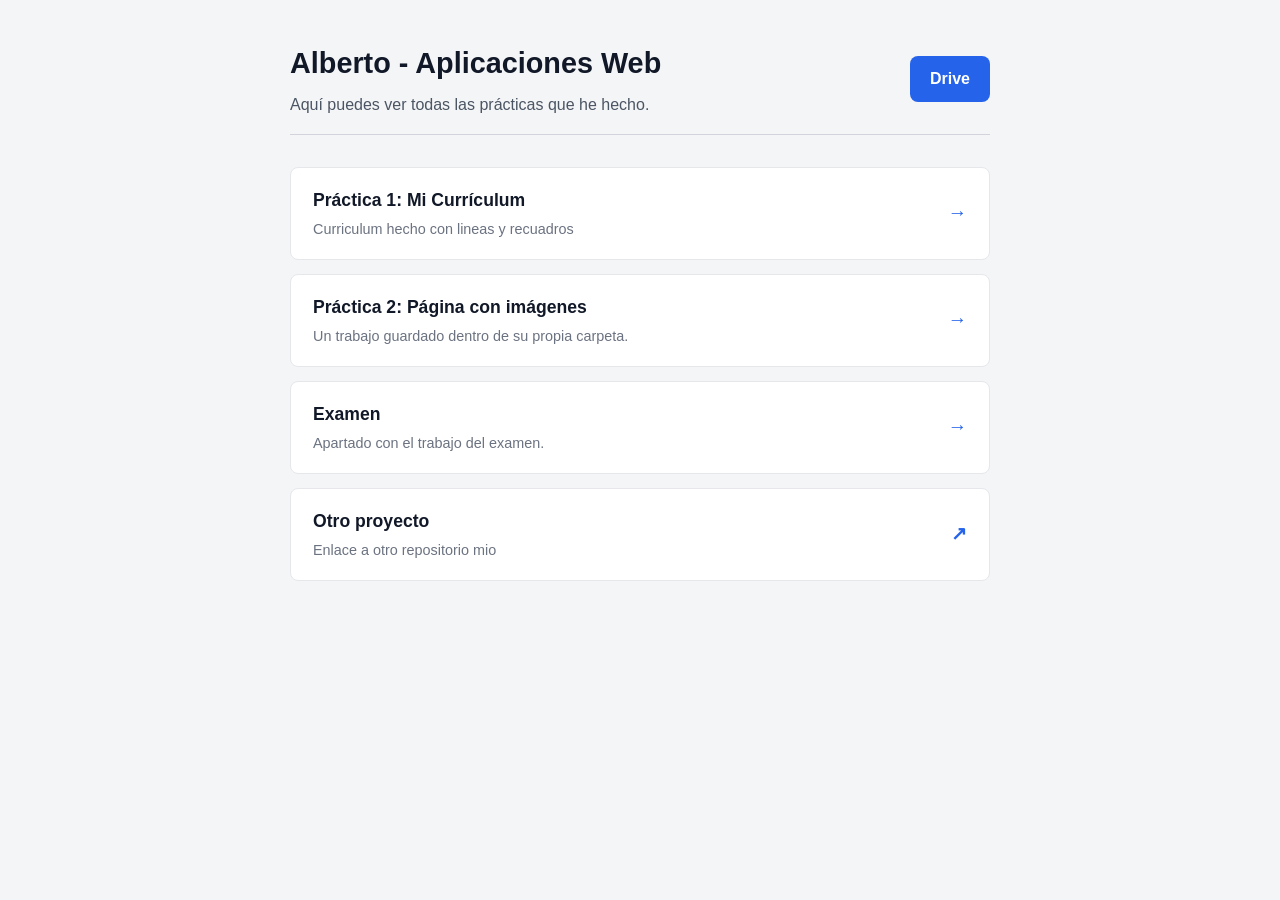
<file: index.html>
<!-- Esto le avisa al navegador de que el archivo es una página web -->
<!DOCTYPE html>
<!-- Aquí empieza la página y le decimos que está en español -->
<html lang="es">

<!-- LA CABEZA (HEAD): Aquí van cosas que el navegador necesita, pero que no se ven dentro de la página -->
<head>
    <!-- Sirve para que las tildes y la letra "ñ" se vean bien -->
    <meta charset="UTF-8">
    <!-- Sirve para que la página se vea bien tanto en ordenador como en móvil -->
    <meta name="viewport" content="width=device-width, initial-scale=1.0">
    
    <!-- El texto que sale arriba del todo, en la pestaña de Chrome o Safari -->
    <title>Trabajos - Alberto González</title>

    <!-- 
        EL DISEÑO (NO HACE FALTA TOCAR NADA AQUÍ)
        Todo el diseño (colores, tamaños de letra y botones) está en el archivo styles.css
    -->
    <link rel="stylesheet" href="styles.css">
</head>

<!-- EL CUERPO (BODY): Todo lo que pongas aquí dentro SÍ se ve en la página web -->
<body>
    <!-- Caja invisible que mantiene todo centrado -->
    <div class="contenedor">
        
        <!-- TÍTULO DE LA PÁGINA: Cambia estos textos por lo que tú quieras -->
        <header>
            <div>
                <!-- Título grande -->
                <h1>Alberto - Aplicaciones Web</h1>
                <!-- Frase pequeña debajo del título -->
                <p>Aquí puedes ver todas las prácticas que he hecho.</p>
            </div>
            <!-- Botón que abre mi carpeta de Google Drive en una pestaña nueva -->
            <a href="https://drive.google.com/drive/folders/1OyTmGltWm8ytpE7RANeVoLRk2m7CDYP7?usp=sharing" class="boton-drive" target="_blank" rel="noopener">Drive</a>
        </header>

        <!-- 
            LISTA DE ENLACES A TUS TRABAJOS
            Cada bloque que empieza por <a ...> y termina por </a> es un botón.
            Si quieres añadir más trabajos, copia uno entero y pégalo debajo.
        -->
        <main class="lista-trabajos">

            <!-- 
                BOTÓN 1: Para un archivo suelto que hayas subido a GitHub.
                Cambia "practica1.html" por el nombre exacto de tu archivo.
            -->
            <a href="Curriculum/index.html" class="tarjeta">
                <div>
                    <!-- Nombre del trabajo que verá la gente -->
                    <h2>Práctica 1: Mi Currículum</h2>
                    <!-- Breve explicación de qué trata -->
                    <p>Curriculum hecho con lineas y recuadros</p>
                </div>
                <!-- Flechita decorativa -->
                <span class="flecha">→</span>
            </a>

            <!-- 
                BOTÓN 2: Para un trabajo que está guardado dentro de una carpeta.
                Escribe: nombre-de-la-carpeta/nombre-del-archivo.html
            -->
            <a href="practica 2/index.html" class="tarjeta">
                <div>
                    <h2>Práctica 2: Página con imágenes</h2>
                    <p>Un trabajo guardado dentro de su propia carpeta.</p>
                </div>
                <span class="flecha">→</span>
            </a>

            <!--
                BOTÓN EXAMEN: Apartado del examen.
                Está pensado para una carpeta llamada "examen" con su index.html dentro.
            -->
            <a href="examen/index.html" class="tarjeta">
                <div>
                    <h2>Examen</h2>
                    <p>Apartado con el trabajo del examen.</p>
                </div>
                <span class="flecha">→</span>
            </a>

            <!--
                BOTÓN 3: Para enlazar a cualquier otra página de internet.
                Pega el enlace completo (con https://) dentro de las comillas.
                Lo de target="_blank" hace que se abra en una pestaña nueva.
            -->
            <a href="https://github.com/alberto05su/advent-calendar-846ba9.git" class="tarjeta" target="_blank">
                <div>
                    <h2>Otro proyecto</h2>
                    <p>Enlace a otro repositorio mio</p>
                </div>
                <span class="flecha">↗</span>
            </a>

        </main>
    </div>
</body>
<!-- Aquí termina la página web -->
</html>
</file>
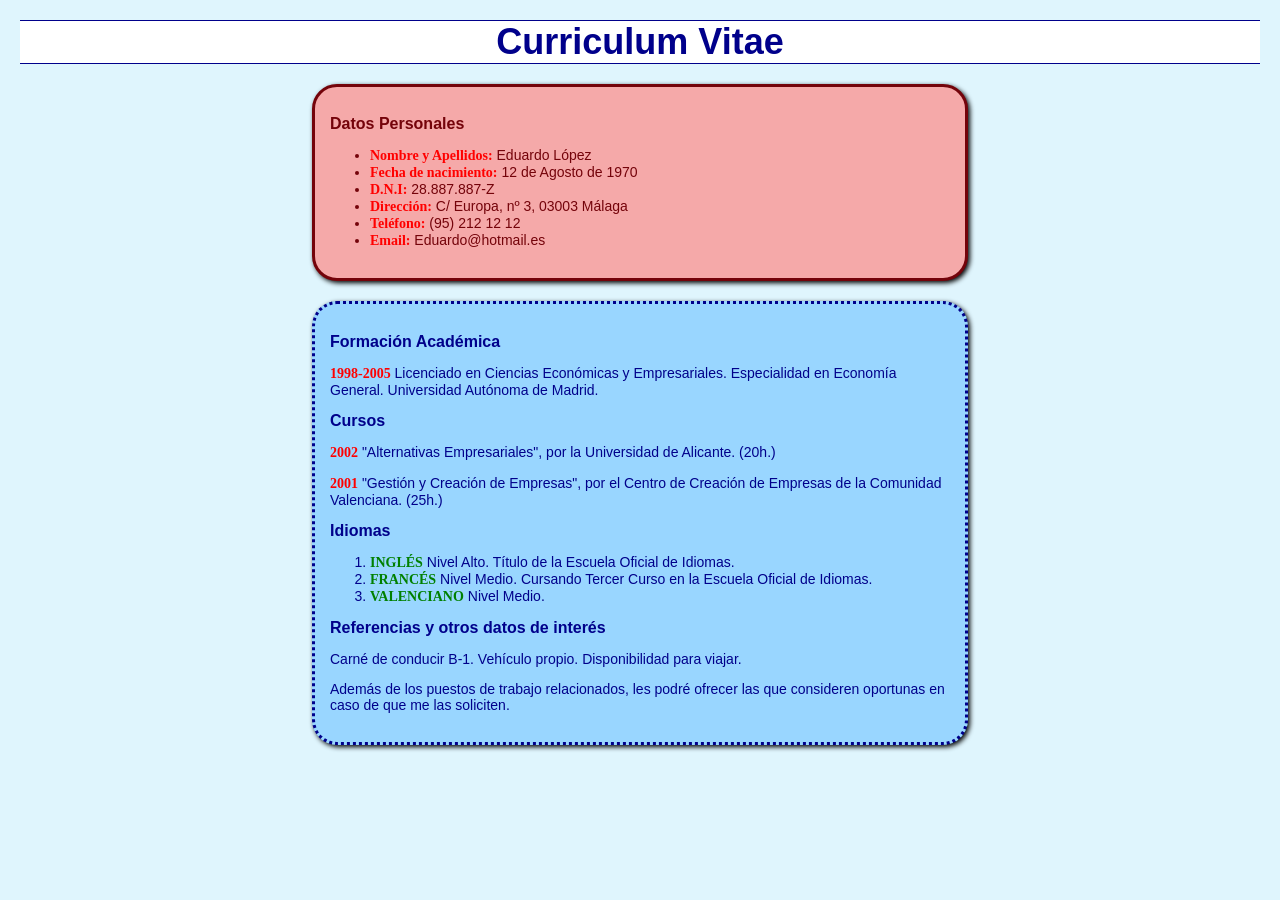
<file: Curriculum/index.html>
<!DOCTYPE html>
<html lang="es">
<head>
    <meta charset="UTF-8">
    <!-- Título de la página web pedido en el enunciado -->
    <title>Ejercicio 3</title>
    <!-- Enlace al fichero de estilos externo estilos.css -->
    <link rel="stylesheet" href="css/estilo.css" type="text/css">
</head>
<body>

    <!-- Encabezado principal de nivel 1 (H1) para el título -->
    <h1>Curriculum Vitae</h1>

    <!-- Primera capa tipo id (div) para agrupar los Datos Personales -->
    <div id="recuadro1">
        <!-- Encabezado de nivel 2 (H2) para el apartado -->
        <h2>Datos Personales</h2>
        <!-- Lista no ordenada (ul) con viñetas; las palabras con color usan <span class="TimesRojo"> -->
        <ul>
            <li><span class="TimesRojo">Nombre y Apellidos:</span> Eduardo López</li>
            <li><span class="TimesRojo">Fecha de nacimiento:</span> 12 de Agosto de 1970</li>
            <li><span class="TimesRojo">D.N.I:</span> 28.887.887-Z</li>
            <li><span class="TimesRojo">Dirección:</span> C/ Europa, nº 3, 03003 Málaga</li>
            <li><span class="TimesRojo">Teléfono:</span> (95) 212 12 12</li>
            <li><span class="TimesRojo">Email:</span> Eduardo@hotmail.es</li>
        </ul>
    </div>

    <!-- Segunda capa tipo id (div) que engloba desde Formación Académica hasta el final -->
    <div id="recuadro2">
        <!-- Apartado de Formación Académica: Encabezado H2 y párrafo (p) con años en rojo -->
        <h2>Formación Académica</h2>
        <p><span class="TimesRojo">1998-2005</span> Licenciado en Ciencias Económicas y Empresariales. Especialidad en Economía General. Universidad Autónoma de Madrid.</p>

        <!-- Apartado de Cursos: Encabezado H2 y textos en párrafos (p) con fechas en clase TimesRojo -->
        <h2>Cursos</h2>
        <p><span class="TimesRojo">2002</span> "Alternativas Empresariales", por la Universidad de Alicante. (20h.)</p>
        <p><span class="TimesRojo">2001</span> "Gestión y Creación de Empresas", por el Centro de Creación de Empresas de la Comunidad Valenciana. (25h.)</p>

        <!-- Apartado de Idiomas: Encabezado H2 y lista ordenada numerada (ol) con idiomas en clase TimesVerde -->
        <h2>Idiomas</h2>
        <ol>
            <li><span class="TimesVerde">INGLÉS</span> Nivel Alto. Título de la Escuela Oficial de Idiomas.</li>
            <li><span class="TimesVerde">FRANCÉS</span> Nivel Medio. Cursando Tercer Curso en la Escuela Oficial de Idiomas.</li>
            <li><span class="TimesVerde">VALENCIANO</span> Nivel Medio.</li>
        </ol>

        <!-- Apartado de Referencias: Encabezado H2 y textos en etiquetas de párrafo (p) -->
        <h2>Referencias y otros datos de interés</h2>
        <p>Carné de conducir B-1. Vehículo propio. Disponibilidad para viajar.</p>
        <p>Además de los puestos de trabajo relacionados, les podré ofrecer las que consideren oportunas en caso de que me las soliciten.</p>
    </div> <!-- Aquí se cierra el segundo recuadro para que todo quede dentro -->

</body>
</html>
</file>
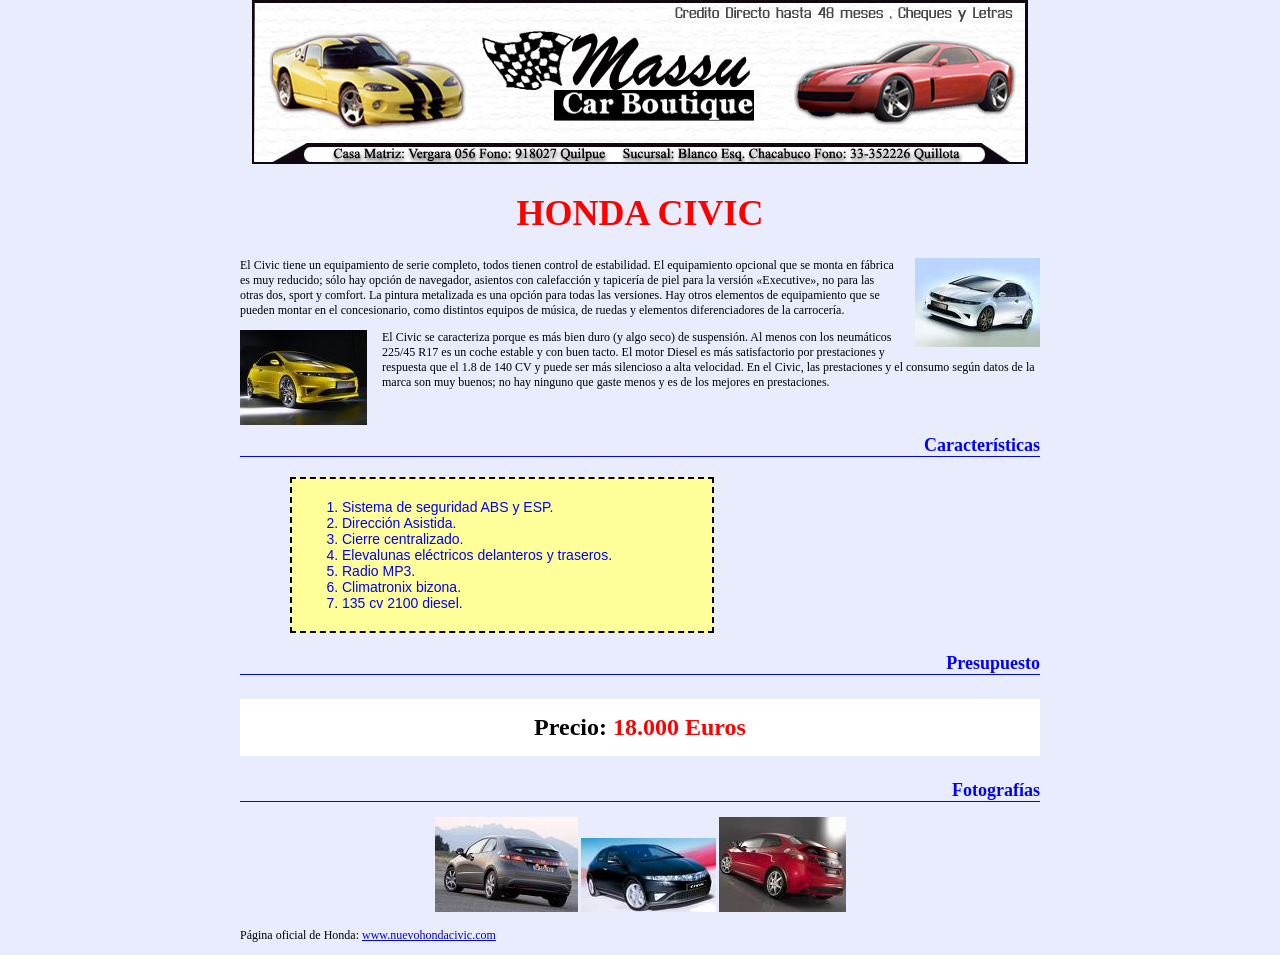
<file: practica 2/index.html>
<!DOCTYPE html>
<html lang="es">
<head>
    <meta charset="UTF-8">
    <title>Honda Civic - Massu Car Boutique</title>
    <link rel="stylesheet" href="estilos.css">
</head>
<body>

    <div class="centrado">
        <img src="imagenes/logo.jpg" alt="Logotipo de Massu Car Boutique" width="776" height="164">
    </div>

    <h1>HONDA CIVIC</h1>

    <img src="imagenes/honda1.jpg" alt="Honda Civic blanco vista frontal" width="125" height="89" class="foto-derecha">
    <p>
        El Civic tiene un equipamiento de serie completo, todos tienen control de estabilidad. El equipamiento opcional que se monta en fábrica es muy reducido; sólo hay opción de navegador, asientos con calefacción y tapicería de piel para la versión «Executive», no para las otras dos, sport y comfort. La pintura metalizada es una opción para todas las versiones. Hay otros elementos de equipamiento que se pueden montar en el concesionario, como distintos equipos de música, de ruedas y elementos diferenciadores de la carrocería.
    </p>

    <img src="imagenes/honda2.jpg" alt="Honda Civic amarillo sobre fondo oscuro" width="127" height="95" class="foto-izquierda">
    <p>
        El Civic se caracteriza porque es más bien duro (y algo seco) de suspensión. Al menos con los neumáticos 225/45 R17 es un coche estable y con buen tacto. El motor Diesel es más satisfactorio por prestaciones y respuesta que el 1.8 de 140 CV y puede ser más silencioso a alta velocidad. En el Civic, las prestaciones y el consumo según datos de la marca son muy buenos; no hay ninguno que gaste menos y es de los mejores en prestaciones.
    </p>

    <h2>Características</h2>

    <ol>
        <li>Sistema de seguridad ABS y ESP.</li>
        <li>Dirección Asistida.</li>
        <li>Cierre centralizado.</li>
        <li>Elevalunas eléctricos delanteros y traseros.</li>
        <li>Radio MP3.</li>
        <li>Climatronix bizona.</li>
        <li>135 cv 2100 diesel.</li>
    </ol>

    <h2>Presupuesto</h2>

    <p class="presupuesto">
        Precio: <span class="precio">18.000 Euros</span>
    </p>

    <h2>Fotografías</h2>

    <div class="centrado">
        <img src="imagenes/honda3.jpg" alt="Honda Civic gris vista trasera" width="143" height="95">
        <img src="imagenes/honda4.jpg" alt="Honda Civic negro vista frontal" width="135" height="74">
        <img src="imagenes/honda5.jpg" alt="Honda Civic rojo vista trasera" width="127" height="95">
    </div>

    <p>
        Página oficial de Honda: <a href="http://www.honda.es/" target="_blank">www.nuevohondacivic.com</a>
    </p>

</body>
</html>
</file>
<file: styles.css>
/* Color de fondo gris claro y tipo de letra de toda la página */
body {
    font-family: -apple-system, BlinkMacSystemFont, "Segoe UI", Roboto, sans-serif;
    background-color: #f4f5f7;
    color: #1f2937;
    margin: 0;
    padding: 40px 20px;
    line-height: 1.6;
}

/* Centra todo el contenido en medio de la pantalla */
.contenedor {
    max-width: 700px;
    margin: 0 auto;
}

/* Espacio y línea gris debajo del título de arriba */
header {
    margin-bottom: 32px;
    border-bottom: 1px solid #d1d5db;
    padding-bottom: 16px;
    display: flex;
    justify-content: space-between;
    align-items: center;
    flex-wrap: wrap;
    gap: 12px;
}

/* Botón azul "Drive" de la parte de arriba */
.boton-drive {
    background: #2563eb;
    color: #ffffff;
    text-decoration: none;
    font-weight: 600;
    padding: 10px 20px;
    border-radius: 8px;
    transition: background-color 0.2s, transform 0.15s;
}

/* Se oscurece un poco y sube al pasar el ratón */
.boton-drive:hover {
    background: #1d4ed8;
    transform: translateY(-2px);
}

/* Tamaño del título grande */
h1 {
    margin: 0;
    font-size: 1.8rem;
    color: #111827;
}

/* Color del texto pequeño debajo del título */
header p {
    margin: 6px 0 0;
    color: #4b5563;
}

/* Coloca las cajas de los trabajos una debajo de otra */
.lista-trabajos {
    display: flex;
    flex-direction: column;
    gap: 14px;
}

/* Aspecto de cada caja blanca donde puedes hacer clic */
.tarjeta {
    background: #ffffff;
    border: 1px solid #e5e7eb;
    border-radius: 8px;
    padding: 18px 22px;
    text-decoration: none;
    color: inherit;
    display: flex;
    justify-content: space-between;
    align-items: center;
    transition: border-color 0.2s, transform 0.15s;
}

/* Hace que el borde se ponga azul y la caja suba un poco al pasar el ratón */
.tarjeta:hover {
    border-color: #2563eb;
    transform: translateY(-2px);
}

/* Tamaño del título de cada trabajo */
.tarjeta h2 {
    margin: 0 0 4px;
    font-size: 1.1rem;
    color: #111827;
}

/* Tamaño de la explicación pequeña de cada trabajo */
.tarjeta p {
    margin: 0;
    font-size: 0.9rem;
    color: #6b7280;
}

/* Color azul de la flechita de la derecha */
.flecha {
    font-size: 1.2rem;
    color: #2563eb;
    font-weight: bold;
}
</file>
<file: Curriculum/css/estilo.css>
/* =========================================================
   1. TRES ESTILOS DE ETIQUETA (body, h1, h2)
   ========================================================= */

/* Etiqueta body: letra Verdana, 12px, normal, color negro, margen 20px y fondo azul claro (#DFF5FD) */
body {
    font-family: Verdana, sans-serif;
    font-size: 12px;
    font-weight: normal;
    color: #000000;
    margin: 20px;
    background-color: #DFF5FD;
}

/* Etiqueta h1: Arial, 36px, negrita, azul oscuro, centrado, fondo blanco, borde delgado arriba/abajo y margen 20px auto */
h1 {
    font-family: Arial, sans-serif;
    font-size: 36px;
    font-weight: bold;
    color: darkblue;
    text-align: center;
    background-color: #FFFFFF;
    border-top: thin solid darkblue;    /* Borde delgado arriba */
    border-bottom: thin solid darkblue; /* Borde delgado abajo */
    margin: 20px auto;
}

/* Etiqueta h2: tamaño 16px y en negrita */
h2 {
    font-size: 16px;
    font-weight: bold;
}


/* =========================================================
   2. DOS CLASES (.TimesRojo y .TimesVerde)
   ========================================================= */

/* Clase TimesRojo: fuente Times New Roman, 14px, negrita y color rojo */
.TimesRojo {
    font-family: "Times New Roman", Times, serif;
    font-size: 14px;
    font-weight: bold;
    color: red;
}

/* Clase TimesVerde: fuente Times New Roman, 14px, negrita y color verde */
.TimesVerde {
    font-family: "Times New Roman", Times, serif;
    font-size: 14px;
    font-weight: bold;
    color: green;
}


/* =========================================================
   3. DOS CAPAS TIPO ID (div) PARA LOS RECUADROS
   ========================================================= */

/* Primera capa (#recuadro1) para Datos Personales con los valores indicados en la práctica */
#recuadro1 {
    background-color: #F5A9A9;          /* Fondo rosado */
    font-size: 14px;
    color: #74030A;                     /* Texto granate oscuro */
    font-family: Arial, Times, sans-serif;
    border: solid 3px #74030A;          /* Borde continuo de 3px */
    padding: 15px;
    margin: 20px auto 20px auto;
    width: 50%;                         /* Utiliza porcentajes para que se adapte a la resolución */
    border-radius: 25px;                /* Borde redondeado */
    box-shadow: 2px 2px 5px black;      /* Sombra */
}

/* Segunda capa (#recuadro2) para el resto del CV: fondo celeste, texto azul oscuro y borde punteado */
#recuadro2 {
    background-color: #99D6FF;          /* Fondo azul celeste como en la foto de la práctica */
    font-size: 14px;
    color: #00008B;                     /* Texto en azul marino oscuro */
    font-family: Arial, Times, sans-serif;
    border: dotted 3px #00008B;         /* Borde punteado (dotted) en azul oscuro */
    padding: 15px;
    margin: 20px auto 20px auto;
    width: 50%;                         /* Utiliza porcentajes para que se adapte a la resolución */
    border-radius: 25px;                /* Borde redondeado */
    box-shadow: 2px 2px 5px black;      /* Sombra */
}
</file>
<file: practica 2/estilos.css>
body {
    font-family: "Times New Roman", Times, serif;
    font-size: 12px;
    font-weight: normal;
    color: black;
    margin: 0 auto;
    background-color: #E9ECFC;
    width: 800px;
}

h1 {
    font-family: Georgia, serif;
    font-size: 36px;
    font-weight: bold;
    color: red;
    text-align: center;
}

h2 {
    font-family: "Times New Roman", Times, serif;
    font-size: 18px;
    font-weight: bold;
    color: blue;
    text-align: right;
    border-bottom: 1px solid blue;
    clear: both;
}

ol {
    font-family: "Comic Sans MS", cursive, sans-serif;
    font-size: 14px;
    font-weight: normal;
    color: blue;
    background-color: #FFFF99;
    border: 2px dashed black;
    text-align: left;
    width: 40%;
    margin: 20px 0 20px 50px;
    padding: 20px 50px;
}

.presupuesto {
    background-color: white;
    text-align: center;
    font-weight: bold;
    font-size: 24px;
    padding: 15px 0;
}

.precio {
    color: red;
}

a:hover {
    text-decoration: none;
    color: red;
}

.foto-derecha {
    float: right;
    margin: 0 0 10px 15px;
}

.foto-izquierda {
    float: left;
    margin: 0 15px 10px 0;
}

.centrado {
    text-align: center;
}
</file>
